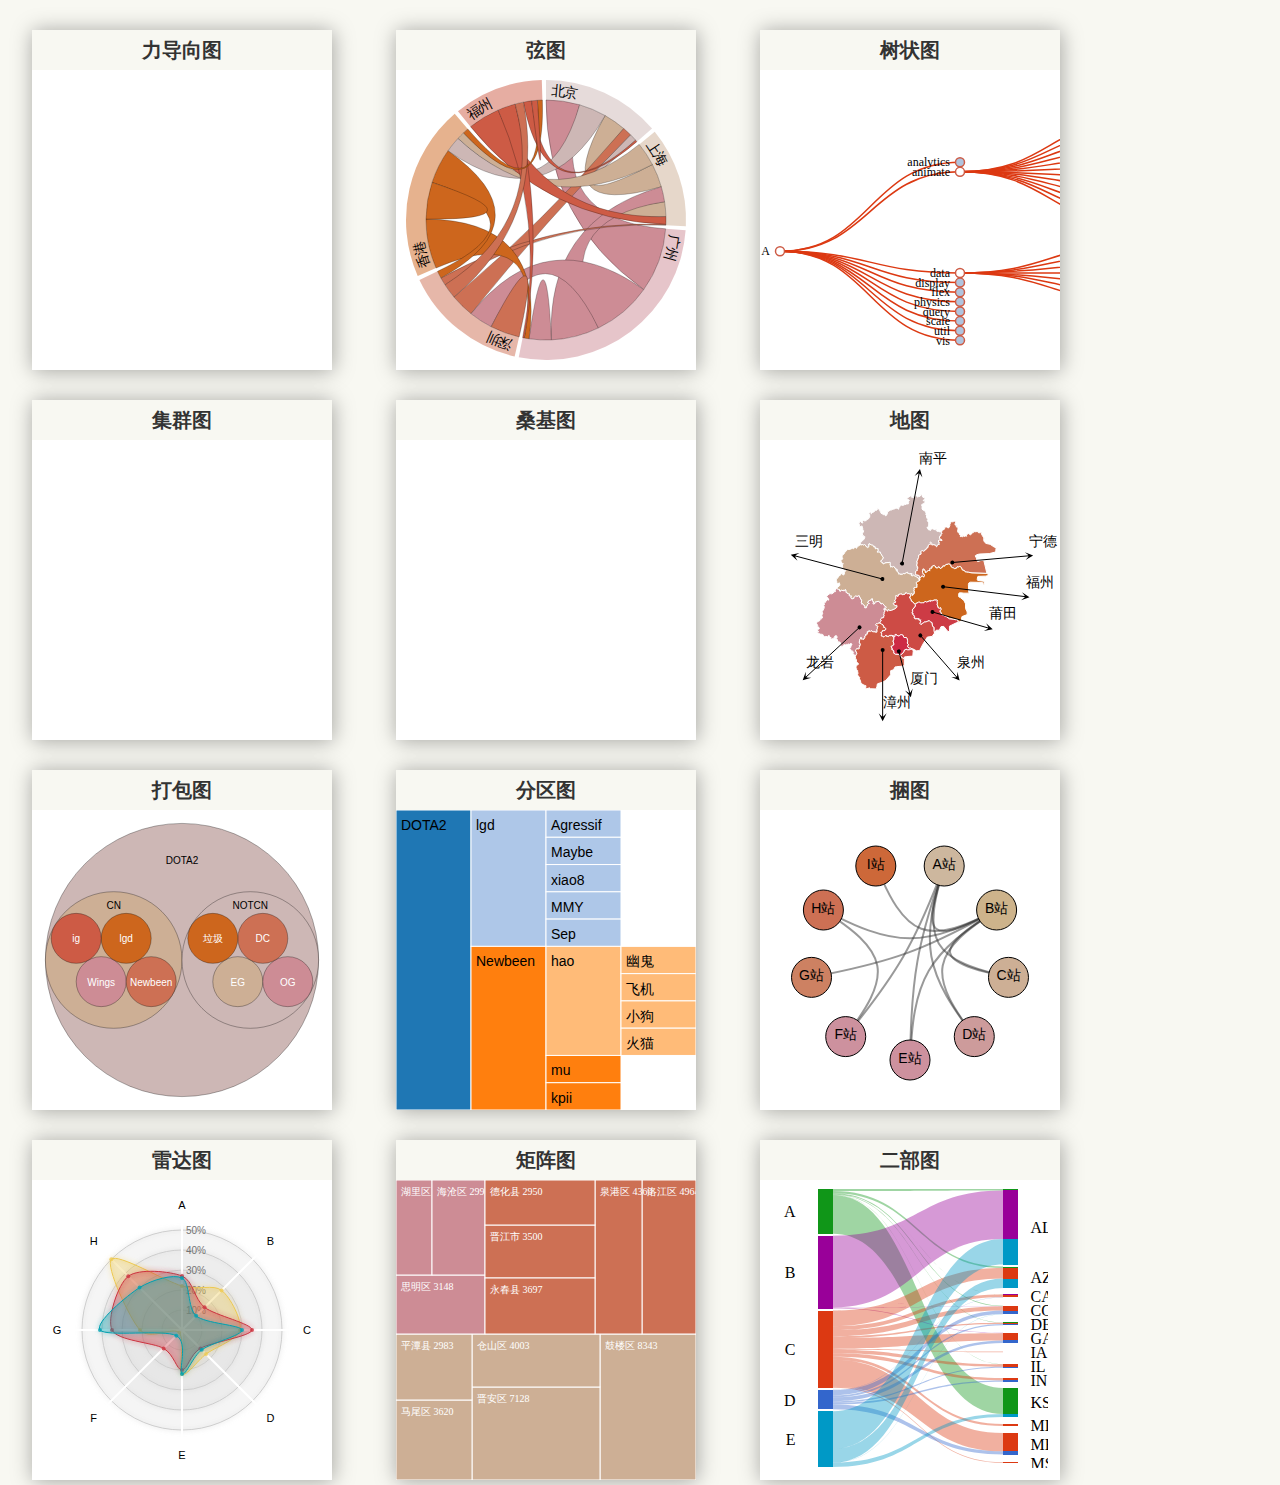
<file: index.html>
<!DOCTYPE html>
<html lang="en">
<head>
    <meta charset="UTF-8">
    <title>领导驾驶舱</title>
    <link rel="stylesheet" href="css/lib/bootstrap.css">
    <link rel="stylesheet" href="css/lib/animate.css">
    <link rel="stylesheet" href="css/index.css">
    <script type="text/javascript" src="js/lib/jquery.min.js"></script>
    <script src="js/lib/d3.v3.min.js"></script>
    <script src="js/lib/radarChart.js"></script>
    <script src="js/lib/viz.v1.1.0.min.js"></script>
    <!--<script type="text/javascript" src="js/lib/d3.v3.min.js"></script>-->
    <script type="text/javascript" src="js/index.js"></script>
</head>
<body>
<div class="chart">
    <div class="chart-title">力导向图</div>
    <div class="chart-body" id="chart01"></div>
</div>
<div class="chart">
    <div class="chart-title">弦图</div>
    <div class="chart-body" id="chart02"></div>
</div>
<div class="chart">
    <div class="chart-title">树状图</div>
    <div class="chart-body" id="chart03"></div>
</div>
<div class="chart">
    <div class="chart-title">集群图</div>
    <div class="chart-body" id="chart04"></div>
</div>
<div class="chart">
    <div class="chart-title">桑基图</div>
    <div class="chart-body" id="chart05"></div>
</div>
<div class="chart">
    <div class="chart-title">地图</div>
    <div class="chart-body" id="chart06"></div>
</div>
<div class="chart">
    <div class="chart-title">打包图</div>
    <div class="chart-body" id="chart07"></div>
</div>
<div class="chart">
    <div class="chart-title">分区图</div>
    <div class="chart-body" id="chart08"></div>
</div>
<div class="chart">
    <div class="chart-title">捆图</div>
    <div class="chart-body" id="chart09"></div>
</div>
<div class="chart">
    <div class="chart-title">雷达图</div>
    <div class="chart-body" id="chart10"></div>
</div>
<div class="chart">
    <div class="chart-title">矩阵图</div>
    <div class="chart-body" id="chart11"></div>
</div>
<div class="chart">
    <div class="chart-title" id="chart12">二部图</div>
    <div class="chart-body">
        <iframe src="erbutu.html" frameborder="0"></iframe>
    </div>
</div>
</body>
</html>
</file>
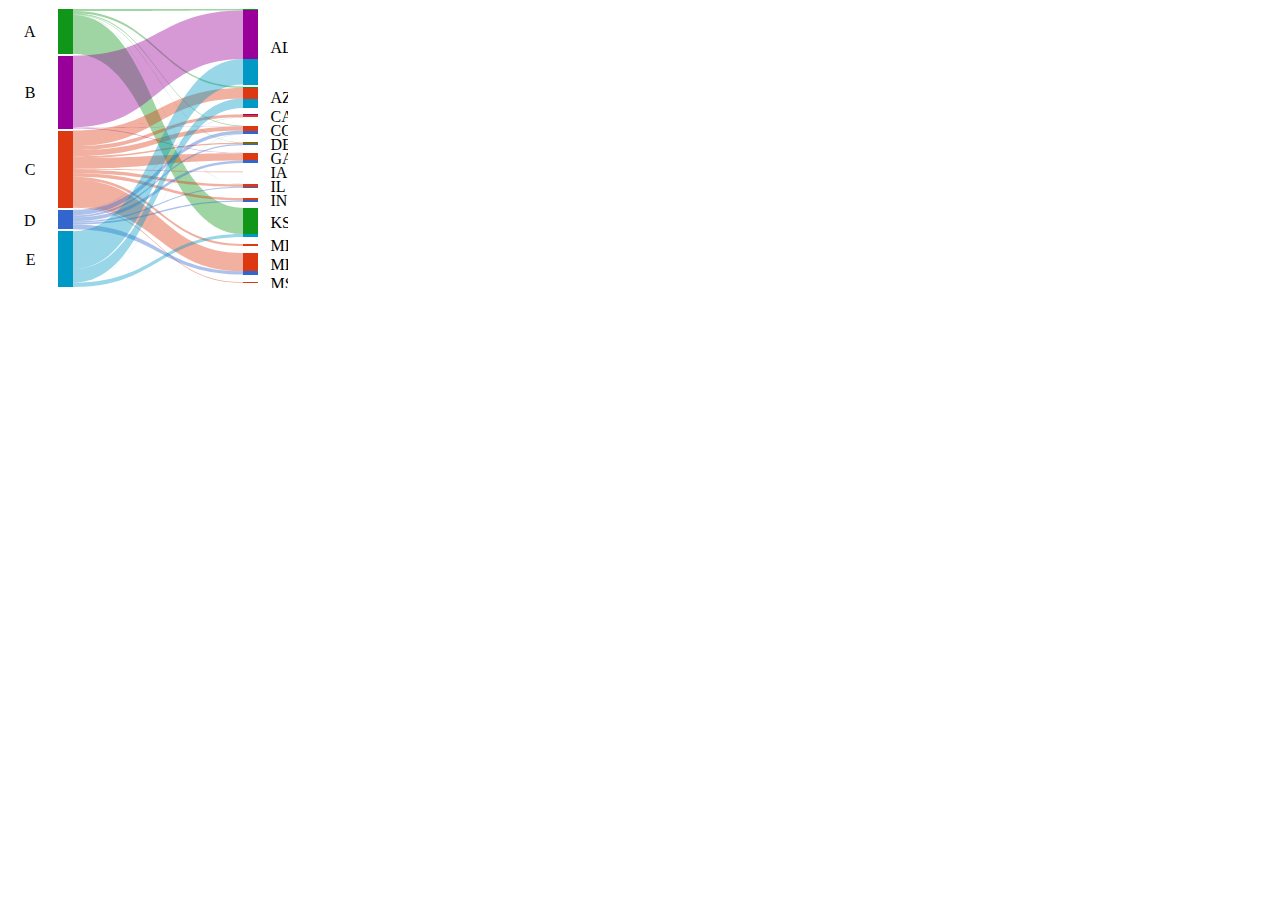
<file: erbutu.html>
<!DOCTYPE html>
<meta charset="utf-8">
<style>
  .mainBars rect{
    shape-rendering: auto;
    fill-opacity: 0;
    stroke-width: 0.5px;
    stroke: rgb(0, 0, 0);
    stroke-opacity: 0;
  }
  .subBars{
    shape-rendering:crispEdges;
  }
  .edges{
    stroke:none;
    fill-opacity:0.5;
  }
</style>
<body>
<script src="js/lib/d3.v4.min.js"></script>
<script src="js/lib/viz.v1.1.0.min.js"></script>
<script>

  var data=[['E','CA',16,0],
    ['A','CA',27,0],
    ['B','CA',58,0],
    ['C','CA',1551,15],
    ['D','CA',141,0],
    ['E','AZ',5453,35],
    ['A','AZ',862,0],
    ['C','AZ',6228,30],
    ['E','AL',15001,449],
    ['A','AL',836,0],
    ['B','AL',28648,1419],
    ['C','AL',3,0],
    ['E','CO',13,0],
    ['A','CO',362,0],
    ['B','CO',78,10],
    ['C','CO',2473,32],
    ['D','CO',2063,64],
    ['A','DE',203,0],
    ['C','DE',686,2],
    ['D','DE',826,0],
    ['E','KS',1738,110],
    ['A','KS',15413,0],
    ['B','GA',348,3],
    ['C','GA',4244,18],
    ['D','GA',1536,1],
    ['C','IA',405,1],
    ['A','IL',127,0],
    ['C','IL',1470,7],
    ['D','IL',516,1],
    ['C','IN',1380,5],
    ['D','IN',791,23],
    ['C','MD',1171,2],
    ['C','MS',457,2],
    ['C','ME',10782,33],
    ['D','ME',1911,3],

  ];
  var color ={D:"#3366CC", C:"#DC3912",  E:"#FF9900", A:"#109618", B:"#990099", E:"#0099C6"};
  var svg = d3.select("body").append("svg").attr("width", 280).attr("height", 280);
  var g = svg.append("g").attr("transform","translate(50,0)");

  var bp=viz.bP()
                  .data(data)
                  .min(12)
                  .pad(1)
                  .height(280)
                  .width(200)
                  .barSize(15)
                  .fill(d=>color[d.primary]);

  g.call(bp);

  g.selectAll(".mainBars")
          .on("mouseover",mouseover)
          .on("mouseout",mouseout)

  g.selectAll(".mainBars").append("text").attr("class","label")
          .attr("x",d=>(d.part=="primary"? -30: 20))
  .attr("y",d=>+6)
  .text(d=>d.key)
  .attr("text-anchor",d=>(d.part=="primary"? "end": "start"));

  g.selectAll(".mainBars").append("text").attr("class","perc")
          .attr("x",d=>(d.part=="primary"? -90: 40))
  .attr("y",d=>+6)
  .text(function(d){ return d3.format("0.0%")(d.percent)})
          .attr("text-anchor",d=>(d.part=="primary"? "end": "start"));

  function mouseover(d){
    bp.mouseover(d);
    g.selectAll(".mainBars")
            .select(".perc")
            .text(function(d){ return d3.format("0.0%")(d.percent)})
  }
  function mouseout(d){
    bp.mouseout(d);
    g.selectAll(".mainBars")
            .select(".perc")
            .text(function(d){ return d3.format("0.0%")(d.percent)})
  }
  d3.select(self.frameElement).style("height", "300px");
</script>
</body>
</html>
</file>
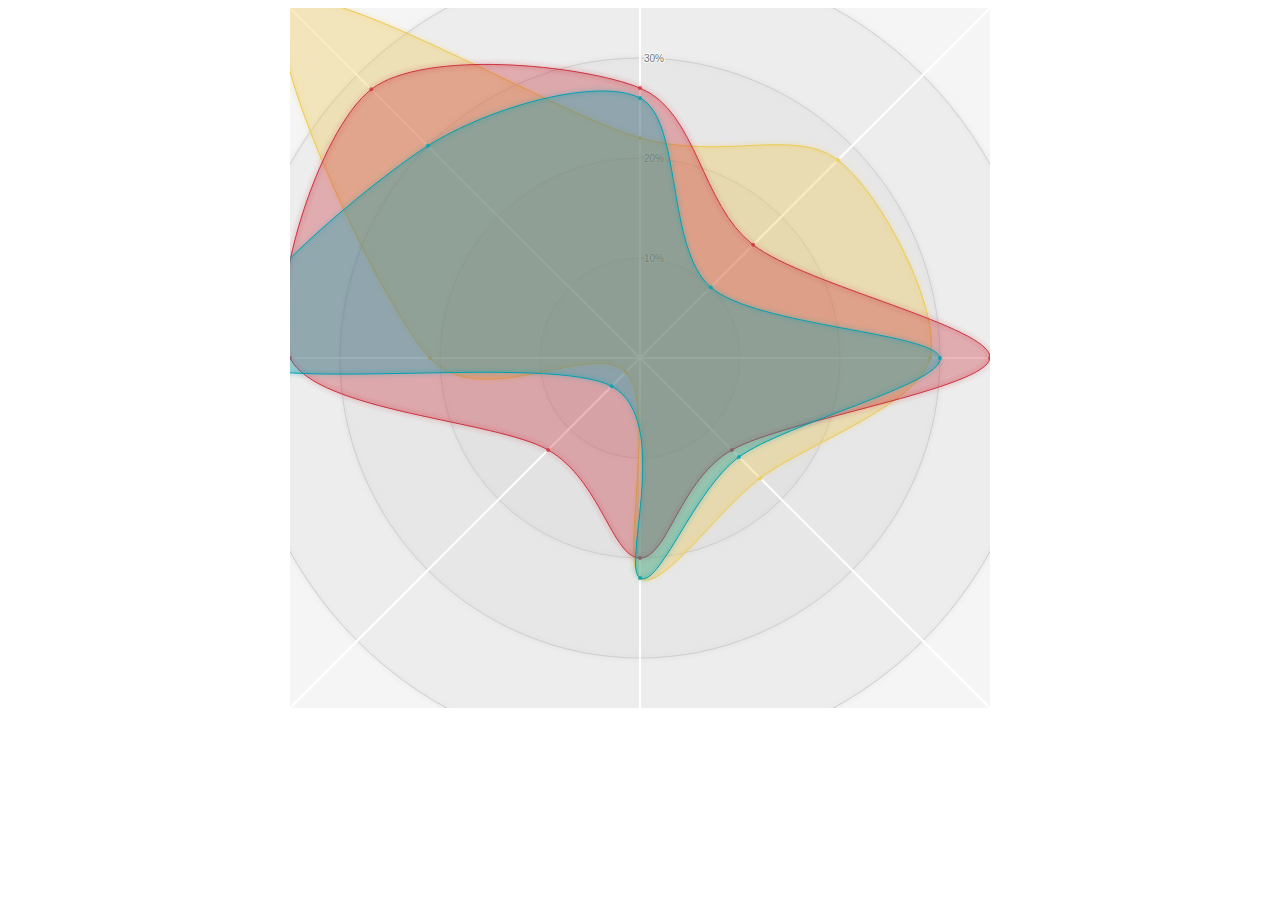
<file: leida.html>
<!DOCTYPE html>
<html>
<head>
  <meta http-equiv="Content-Type" content="text/html;charset=utf-8">
  <title>Smoothed D3.js Radar Chart</title>

  <script src="js/lib/d3.v3.min.js" charset="utf-8"></script>

  <style>
    body {
      font-family: 'Open Sans', sans-serif;
      font-size: 11px;
      font-weight: 300;
      fill: #242424;
      text-align: center;
      text-shadow: 0 1px 0 #fff, 1px 0 0 #fff, -1px 0 0 #fff, 0 -1px 0 #fff;
      cursor: default;
    }

    .legend {
      font-family: 'Raleway', sans-serif;
      fill: #333333;
    }

    .tooltip {
      fill: #333333;
    }
  </style>

</head>
<body>

<div class="radarChart"></div>

<script src="js/lib/radarChart.js"></script>
<script>
  var margin = {top: 100, right: 100, bottom: 100, left: 100},
          width = Math.min(700, window.innerWidth - 10) - margin.left - margin.right,
          height = Math.min(width, window.innerHeight - margin.top - margin.bottom - 20);
  var data = [
    [//iPhone
      {axis:"A",value:0.22},
      {axis:"B",value:0.28},
      {axis:"C",value:0.29},
      {axis:"D",value:0.17},
      {axis:"E",value:0.22},
      {axis:"F",value:0.02},
      {axis:"G",value:0.21},
      {axis:"H",value:0.50}
    ],[//Samsung
      {axis:"A",value:0.27},
      {axis:"B",value:0.16},
      {axis:"C",value:0.35},
      {axis:"D",value:0.13},
      {axis:"E",value:0.20},
      {axis:"F",value:0.13},
      {axis:"G",value:0.35},
      {axis:"H",value:0.38}
    ],[//Nokia Smartphone
      {axis:"A",value:0.26},
      {axis:"B",value:0.10},
      {axis:"C",value:0.30},
      {axis:"D",value:0.14},
      {axis:"E",value:0.22},
      {axis:"F",value:0.04},
      {axis:"G",value:0.41},
      {axis:"H",value:0.30}
    ]
  ];
  var color = d3.scale.ordinal()
          .range(["#EDC951","#CC333F","#00A0B0"]);

  var radarChartOptions = {
    w: width,
    h: height,
    margin: margin,
    maxValue: 0.5,
    levels: 5,
    roundStrokes: true,
    color: color
  };
  //Call function to draw the Radar chart
  RadarChart(".radarChart", data, radarChartOptions);
</script>
</body>
</html>
</file>
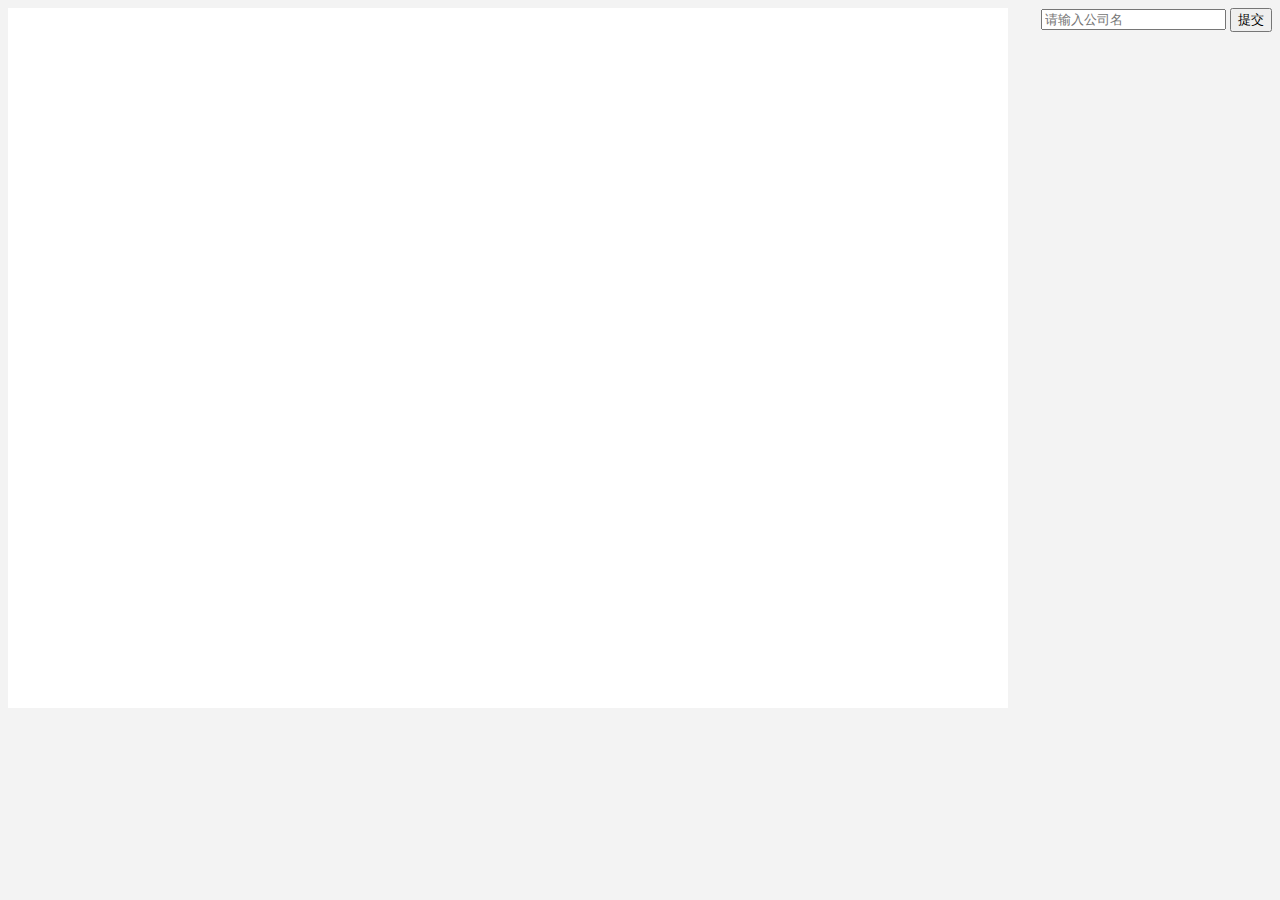
<file: lidao.html>
<!DOCTYPE html>
<html lang="en">
<head>
  <meta charset="UTF-8">
  <title>关系图谱</title>
  <script type="text/javascript" src="js/lib/jquery.min.js"></script>
  <script src="js/lib/d3.v3.min.js"></script>
  <script src="js/lib/radarChart.js"></script>
  <script src="js/lib/viz.v1.1.0.min.js"></script>
  <!--<script type="text/javascript" src="js/lib/d3.v3.min.js"></script>-->
  <script type="text/javascript" src="js/lidao.js"></script>
  <style>
    .nodelabel{
      font-size: 6px;
      font-weight: normal;
      fill:white;
    }
  </style>
</head>
<body style="background-color: #f3f3f3">
  <svg id="chart01" style="background-color: #fff"></svg>
  <div class="rightframe" style="float: right" >
    <input type="text" placeholder="请输入公司名" id="companyname">
    <button id="search">提交</button>
    <div id="errormsg" style="color: red"></div>
  </div>
</body>
</html>
</file>
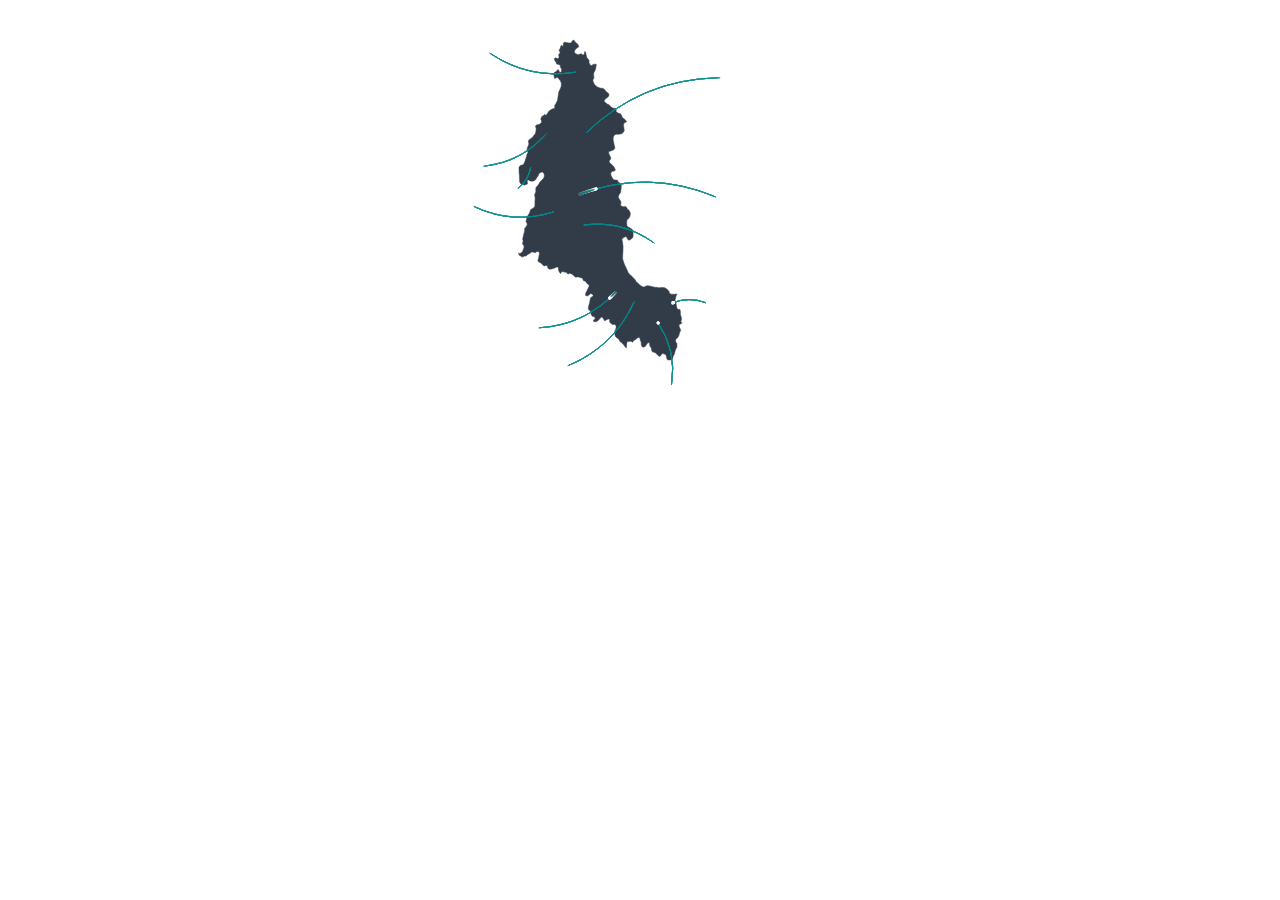
<file: map-china.html>
<!DOCTYPE html>
<html style="height: 100%">
   <head>
       <meta charset="utf-8">
   </head>
   <body style="height: 100%; margin: 0">
   <div id="container" style="height: 400px;width: 400px;margin-left: 400px"></div>
   <script type="text/javascript" src="js/lib/jquery.min.js"></script>
   <script type="text/javascript" src="js/lib/echarts.min.js"></script>
   <script type="text/javascript">
        $.get('json/minhou.json',function (geoJson) {
            echarts.registerMap('minhou',geoJson);
            var chart =echarts.init(document.getElementById("container")) ;

            chart.setOption(option = {
                geo: {
                    map: 'minhou',
                    label: {
                        emphasis: {
                            show: false
                        }
                    },
                    roam: true,
                    itemStyle: {
                        normal: {
                            areaColor: '#323c48',
                            borderColor: '#404a59'
                        },
                        emphasis: {
                            areaColor: '#2a333d'
                        }
                    }
                },
                series: [
                    {
                        type: 'lines',
                        zlevel: 3,
                        effect: {
                            show: true,
                            period: 6,
                            trailLength: 0.7,
                            color: '#fff',
                            symbolSize: 3
                        },
                        name: 'minhou',
                        data:[
                            {name:"白沙镇1",coords:[[119.080166,26.21231],[119.546047,26.20372]]},
                            {name:"南屿镇1",coords:[[119.201168,25.96307],[118.939012,25.873001]]},
                            {name:"尚干镇1",coords:[[119.353993,25.937975],[,119.529679,25.969187]]},
                            {name:"祥谦镇1",coords:[[119.394118,25.936262],[119.508619,25.936327]]},
                            {name:"青口镇1",coords:[[119.344998,25.886345],[119.390575,25.726485]]},
                            {name:"南通镇1",coords:[[119.264834,25.939154],[119.036999,25.775927]]},
                            {name:"竹岐乡1",coords:[[119.09407,26.134346],[119.335,26.0870590000]]},
                            {name:"鸿尾乡1",coords:[[118.992743,26.16756],[118.719186,26.182237]]},
                            {name:"洋里乡1",coords:[[118.967365,26.366018],[118.752638,26.283282]]},
                            {name:"大湖乡1",coords:[[119.102036,26.368099],[119.559984,26.50809]]},
                            {name:"廷坪乡1",coords:[[119.067458,26.522187],[118.773515,26.5716680000]]},
                            {name:"小箬乡1",coords:[[118.914237,26.279951],[118.870096,26.226819]]}
                        ],
                        lineStyle: {
                            normal: {
                                color: "#008B8B",
                                width: 1,
                                opacity: 0.4,
                                curveness: 0.2
                            }
                        }
                    }]
            })
        })

       </script>
   </body>
</html>
</file>
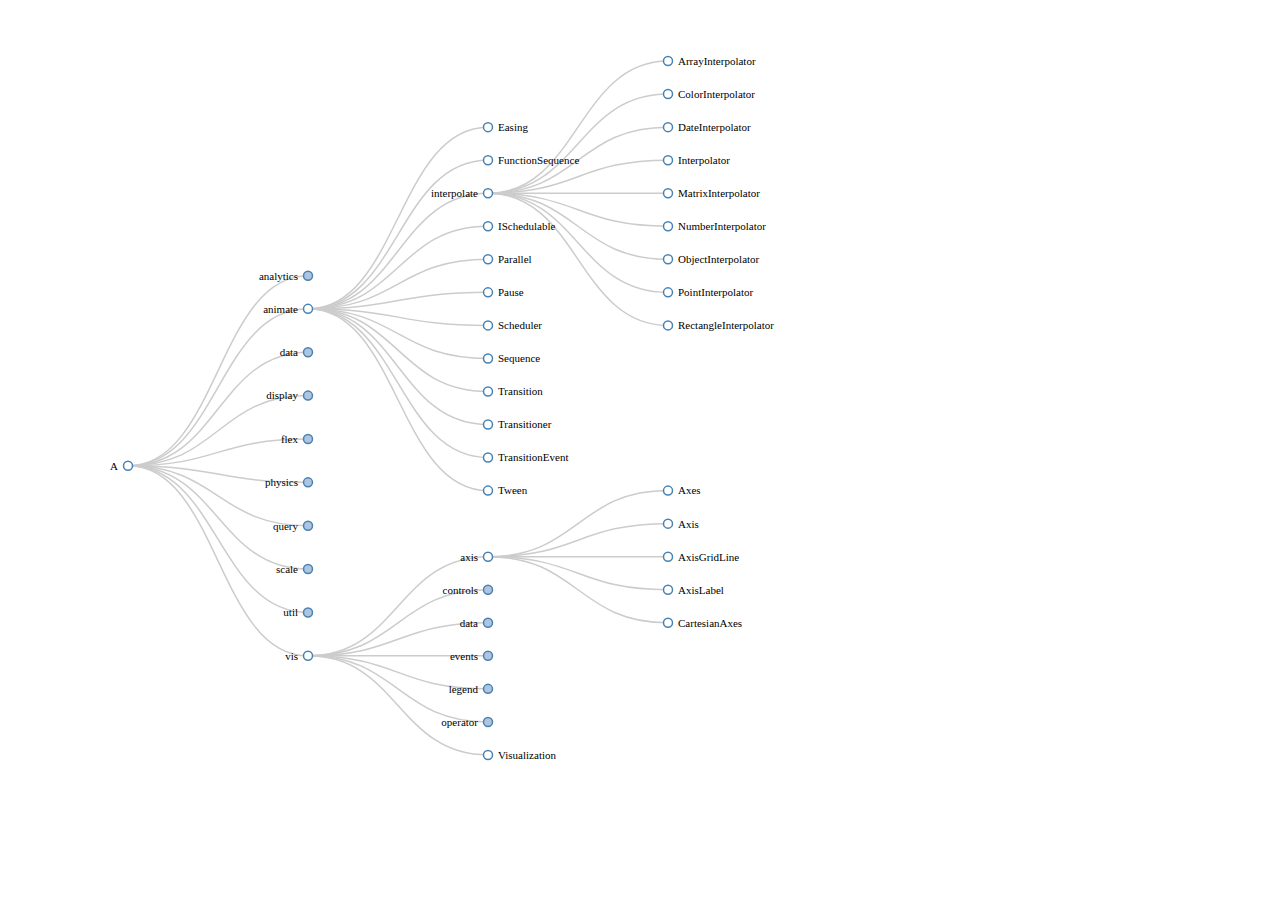
<file: tree.html>
<!DOCTYPE html>
<html><head>
    <meta http-equiv="Content-Type" content="text/html; charset=UTF-8">
    <script type="text/javascript" src="js/lib/d3.v3.min.js"></script>

    <style type="text/css">
.node circle {
  cursor: pointer;
  fill: #fff;
  stroke: steelblue;
  stroke-width: 1.5px;
}

.node text {
  font-size: 11px;
}

path.link {
  fill: none;
  stroke: #ccc;
  stroke-width: 1.5px;
}
    </style>
 <body>
    <div id="body">
<script type="text/javascript">

var m = [20, 120, 20, 120],
    w = 1280 - m[1] - m[3],
    h = 800 - m[0] - m[2],
    i = 0,
    root;

var tree = d3.layout.tree()
    .size([h, w]);

var diagonal = d3.svg.diagonal()
    .projection(function(d) { return [d.y, d.x]; });

var vis = d3.select("#body").append("svg:svg")
    .attr("width", w + m[1] + m[3])
    .attr("height", h + m[0] + m[2])
  .append("svg:g")
    .attr("transform", "translate(" + m[3] + "," + m[0] + ")");

d3.json("json/flare.json", function(json) {
  root = json;
  root.x0 = h / 2;
  root.y0 = 0;

  function toggleAll(d) {
    if (d.children) {
      d.children.forEach(toggleAll);
      toggle(d);
    }
  }

  // Initialize the display to show a few nodes.
  root.children.forEach(toggleAll);
  toggle(root.children[1]);
  toggle(root.children[1].children[2]);
  toggle(root.children[9]);
  toggle(root.children[9].children[0]);

  update(root);
});

function update(source) {
  var duration = d3.event && d3.event.altKey ? 5000 : 500;

  // Compute the new tree layout.
  var nodes = tree.nodes(root).reverse();

  // Normalize for fixed-depth.
  nodes.forEach(function(d) { d.y = d.depth * 180; });

  // Update the nodes…
  var node = vis.selectAll("g.node")
      .data(nodes, function(d) { return d.id || (d.id = ++i); });

  // Enter any new nodes at the parent's previous position.
  var nodeEnter = node.enter().append("svg:g")
      .attr("class", "node")
      .attr("transform", function(d) { return "translate(" + source.y0 + "," + source.x0 + ")"; })
      .on("click", function(d) { toggle(d); update(d); });

  nodeEnter.append("svg:circle")
      .attr("r", 1e-6)
      .style("fill", function(d) { return d._children ? "lightsteelblue" : "#fff"; });

  nodeEnter.append("svg:text")
      .attr("x", function(d) { return d.children || d._children ? -10 : 10; })
      .attr("dy", ".35em")
      .attr("text-anchor", function(d) { return d.children || d._children ? "end" : "start"; })
      .text(function(d) { return d.name; })
      .style("fill-opacity", 1e-6);

  // Transition nodes to their new position.
  var nodeUpdate = node.transition()
      .duration(duration)
      .attr("transform", function(d) { return "translate(" + d.y + "," + d.x + ")"; });

  nodeUpdate.select("circle")
      .attr("r", 4.5)
      .style("fill", function(d) { return d._children ? "lightsteelblue" : "#fff"; });

  nodeUpdate.select("text")
      .style("fill-opacity", 1);

  // Transition exiting nodes to the parent's new position.
  var nodeExit = node.exit().transition()
      .duration(duration)
      .attr("transform", function(d) { return "translate(" + source.y + "," + source.x + ")"; })
      .remove();

  nodeExit.select("circle")
      .attr("r", 1e-6);

  nodeExit.select("text")
      .style("fill-opacity", 1e-6);

  // Update the links…
  var link = vis.selectAll("path.link")
      .data(tree.links(nodes), function(d) { return d.target.id; });

  // Enter any new links at the parent's previous position.
  link.enter().insert("svg:path", "g")
      .attr("class", "link")
      .attr("d", function(d) {
        var o = {x: source.x0, y: source.y0};
        return diagonal({source: o, target: o});
      })
    .transition()
      .duration(duration)
      .attr("d", diagonal);

  // Transition links to their new position.
  link.transition()
      .duration(duration)
      .attr("d", diagonal);

  // Transition exiting nodes to the parent's new position.
  link.exit().transition()
      .duration(duration)
      .attr("d", function(d) {
        var o = {x: source.x, y: source.y};
        return diagonal({source: o, target: o});
      })
      .remove();

  // Stash the old positions for transition.
  nodes.forEach(function(d) {
    d.x0 = d.x;
    d.y0 = d.y;
  });
}

// Toggle children.
function toggle(d) {
  if (d.children) {
    d._children = d.children;
    d.children = null;
  } else {
    d.children = d._children;
    d._children = null;
  }
}

    </script>
  

</body></html>
</file>
<file: css/index.css>
body{
    background-color: #f8f8f2;
}
.chart{
    width: 300px;
    height: 340px;
    margin: 0 2.5%;
    margin-top: 30px;
    background-color: #fff;
    float: left;
    box-shadow: 1px 1px 20px rgba(0, 0, 0, 0.349019607843137);
}
.chart:hover{
    box-shadow: 3px 3px 20px rgba(0, 0, 0, 0.349019607843137);
}
.chart-title{
    width: 100%;
    background-color: #f8f8f2;
    height: 40px;
    line-height: 40px;
    text-align: center;
    font-size: 20px;
    font-weight: bold;
}
.chart-body{
    width: 100%;
    height: 300px;
}

/*chart01力导向图样式*/
.linetext {
    font-size: 6px ;
    font-family: SimSun;
    fill-opacity:0.0;
}
/*chart02弦图样式*/
#circle circle {
    fill: none;
    pointer-events: all;
}

.group path {
    fill-opacity: .5;
}

path.chord {
    stroke: #000;
    stroke-width: .25px;
}

#circle:hover path.fade {
    display: none;
}

/*chart03树状图*/
.node circle {
    cursor: pointer;
    fill: #CD5B45;
    stroke: #CD5B45;
    stroke-width: 1.5px;
}

.node text {
    font-size: 11px;
}

/*chart06地图*/
.province {
    stroke: white;
    stroke-width: 1px;
}

.southsea {
    stroke: black;
    stroke-width: 1px;
    fill: #ccc;
}

.route {
    stroke: black;
    stroke-width: 1px;
    fill: black;
    /*shape-rendering: crispEdges;*/
}
/*树图*/
path.link {
    fill: none;
    stroke: #DC3912;
    stroke-width: 1.5px;
}

/*chart09捆图*/
.nodes circle {
    stroke: black;
    stroke-width: 1px;
}

.node text{
    font-size: 12px;
    font-family: simsun;
}

.links {
    fill: none;
    /*stroke: #333;*/
    stroke-opacity: .5;
    stroke-width: 2px;
}

/*chart11矩阵图*/
.nodeRect {
    stroke: white;
    stroke-width: 1px;
}

.nodeName {
    fill: white;
    font-size: 10px;
    font-family: simsun;
}
</file>
